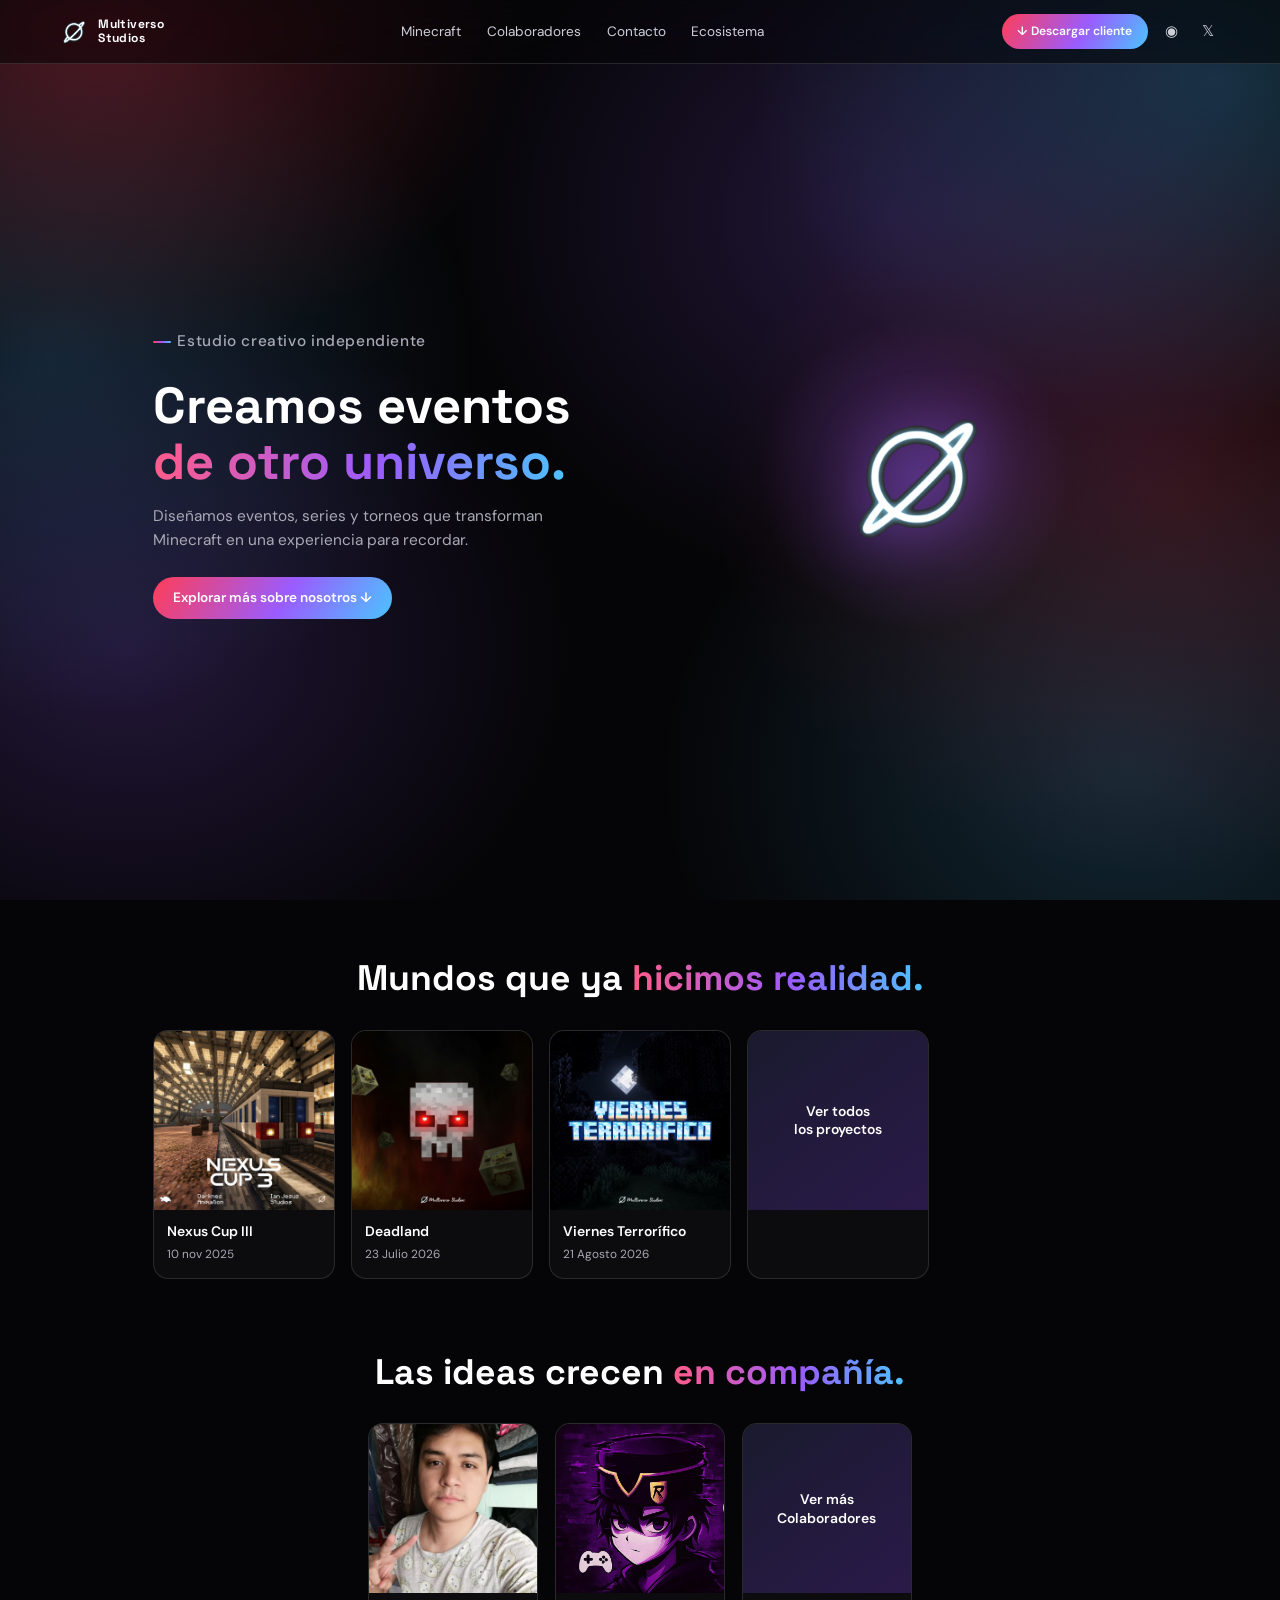
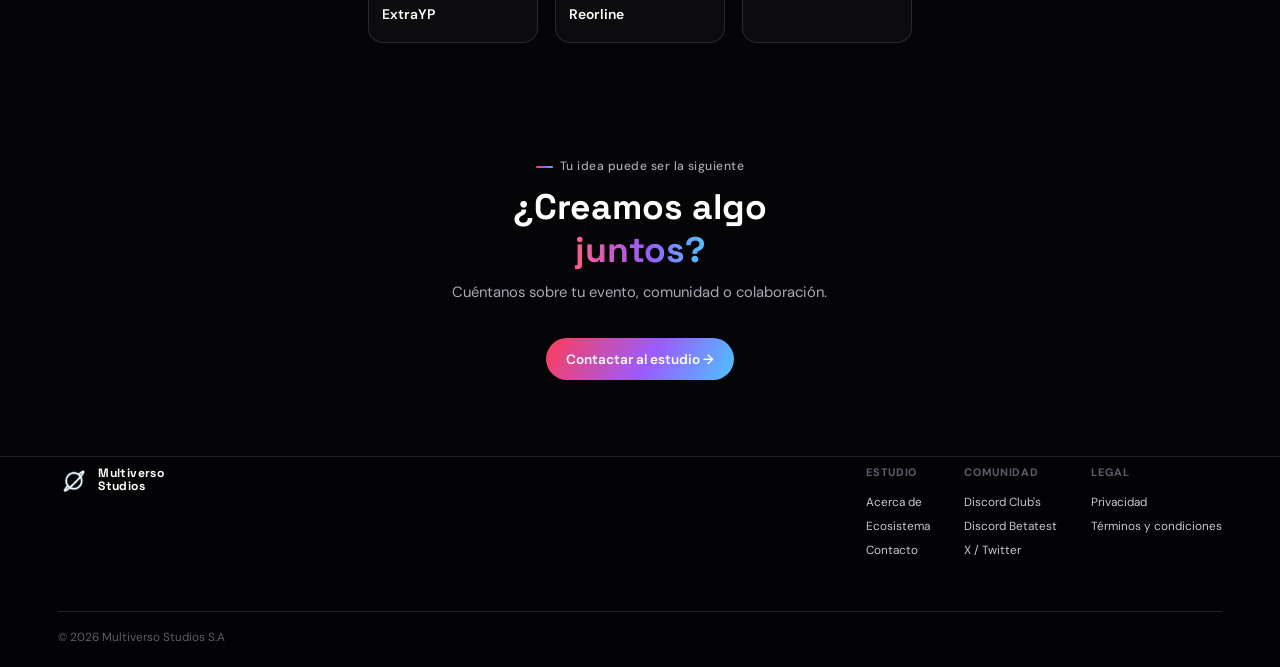
<file: index.html>
<!DOCTYPE html>
<html lang="es">
<head>
  <meta name="google-site-verification" content="jRRRHvJ3o7L-u_-xq6dwjkdH-i5qH7d4ELMVAprtjss" />
  <meta charset="utf-8" />
  <meta name="viewport" content="width=device-width, initial-scale=1" />
  <meta name="description" content="Multiverso Studios crea eventos, series y experiencias en Minecraft." />
  <title>Multiverso Studios</title>
  <link rel="icon" type="image/png" href="imagenes/favicon.png" />
  <link rel="preconnect" href="https://fonts.googleapis.com" />
  <link rel="stylesheet" href="https://fonts.googleapis.com/css2?family=DM+Sans:wght@400;500;600;700&family=Space+Grotesk:wght@500;600;700&display=swap" />
  <link rel="stylesheet" href="style.css" />
</head>
<body>
  <div id="header"></div>

  <main>
    <!-- HERO -->
    <section class="hero">
      <div class="hero-copy reveal">
        <p class="kicker">Estudio creativo independiente</p>
        <h1>Creamos eventos<br><span class="gradient-text">de otro universo.</span></h1>
        <p>Diseñamos eventos, series y torneos que transforman Minecraft en una experiencia para recordar.</p>
        <a class="btn primary" href="acerca.html">Explorar más sobre nosotros ↓</a>
      </div>
      <div class="hero-visual reveal">
        <div class="planet">
          <img src="imagenes/logo.png" alt="Multiverso Studios" />
        </div>
      </div>
    </section>

    <!-- PROYECTOS DESTACADOS -->
    <section class="section">
      <h2 class="section-title reveal">Mundos que ya <span class="gradient-text">hicimos realidad.</span></h2>
      <div class="card-grid" style="margin-top:2rem">
        <a class="media-card reveal" href="minecraft.html">
          <img src="imagenes/nexus-cup-iii.png" alt="Nexus Cup III" />
          <div class="card-body">
            <h3>Nexus Cup III</h3>
            <p>10 nov 2025</p>
          </div>
        </a>
        <a class="media-card reveal" href="minecraft.html">
          <img src="imagenes/deadland.png" alt="Deadland" />
          <div class="card-body">
            <h3>Deadland</h3>
            <p>23 Julio 2026</p>
          </div>
        </a>
        <a class="media-card reveal" href="minecraft.html">
          <img src="imagenes/viernes-terrorifico.png" alt="Viernes Terrorífico" />
          <div class="card-body">
            <h3>Viernes Terrorífico</h3>
            <p>21 Agosto 2026</p>
          </div>
        </a>
        <a class="media-card reveal" href="minecraft.html">
          <div class="card-cta">Ver todos<br>los proyectos</div>
        </a>
      </div>
    </section>

    <!-- COLABORADORES -->
    <section class="section" style="padding-top:1rem">
      <h2 class="section-title reveal">Las ideas crecen <span class="gradient-text">en compañía.</span></h2>
      <div class="card-grid" style="margin-top:2rem;max-width:36rem;margin-left:auto;margin-right:auto">
        <a class="media-card reveal" href="colaboradores.html">
          <img src="imagenes/extrayp.png" alt="ExtraYP" />
          <div class="card-body">
            <h3>ExtraYP</h3>
          </div>
        </a>
        <a class="media-card reveal" href="colaboradores.html">
          <img src="imagenes/reorline.png" alt="Reorline" />
          <div class="card-body">
            <h3>Reorline</h3>
          </div>
        </a>
        <a class="media-card reveal" href="colaboradores.html">
          <div class="card-cta">Ver más<br>Colaboradores</div>
        </a>
      </div>
    </section>

    <!-- CTA -->
    <section class="section" style="text-align:center;padding-bottom:5rem">
      <p class="kicker reveal" style="justify-content:center">Tu idea puede ser la siguiente</p>
      <h2 class="section-title reveal">¿Creamos algo<br><span class="gradient-text">juntos?</span></h2>
      <p class="section-intro reveal">Cuéntanos sobre tu evento, comunidad o colaboración.</p>
      <a class="btn primary reveal" href="contacto.html">Contactar al estudio →</a>
    </section>
  </main>

  <div id="footer"></div>
  <script src="script.js"></script>
</body>
</html>
</file>
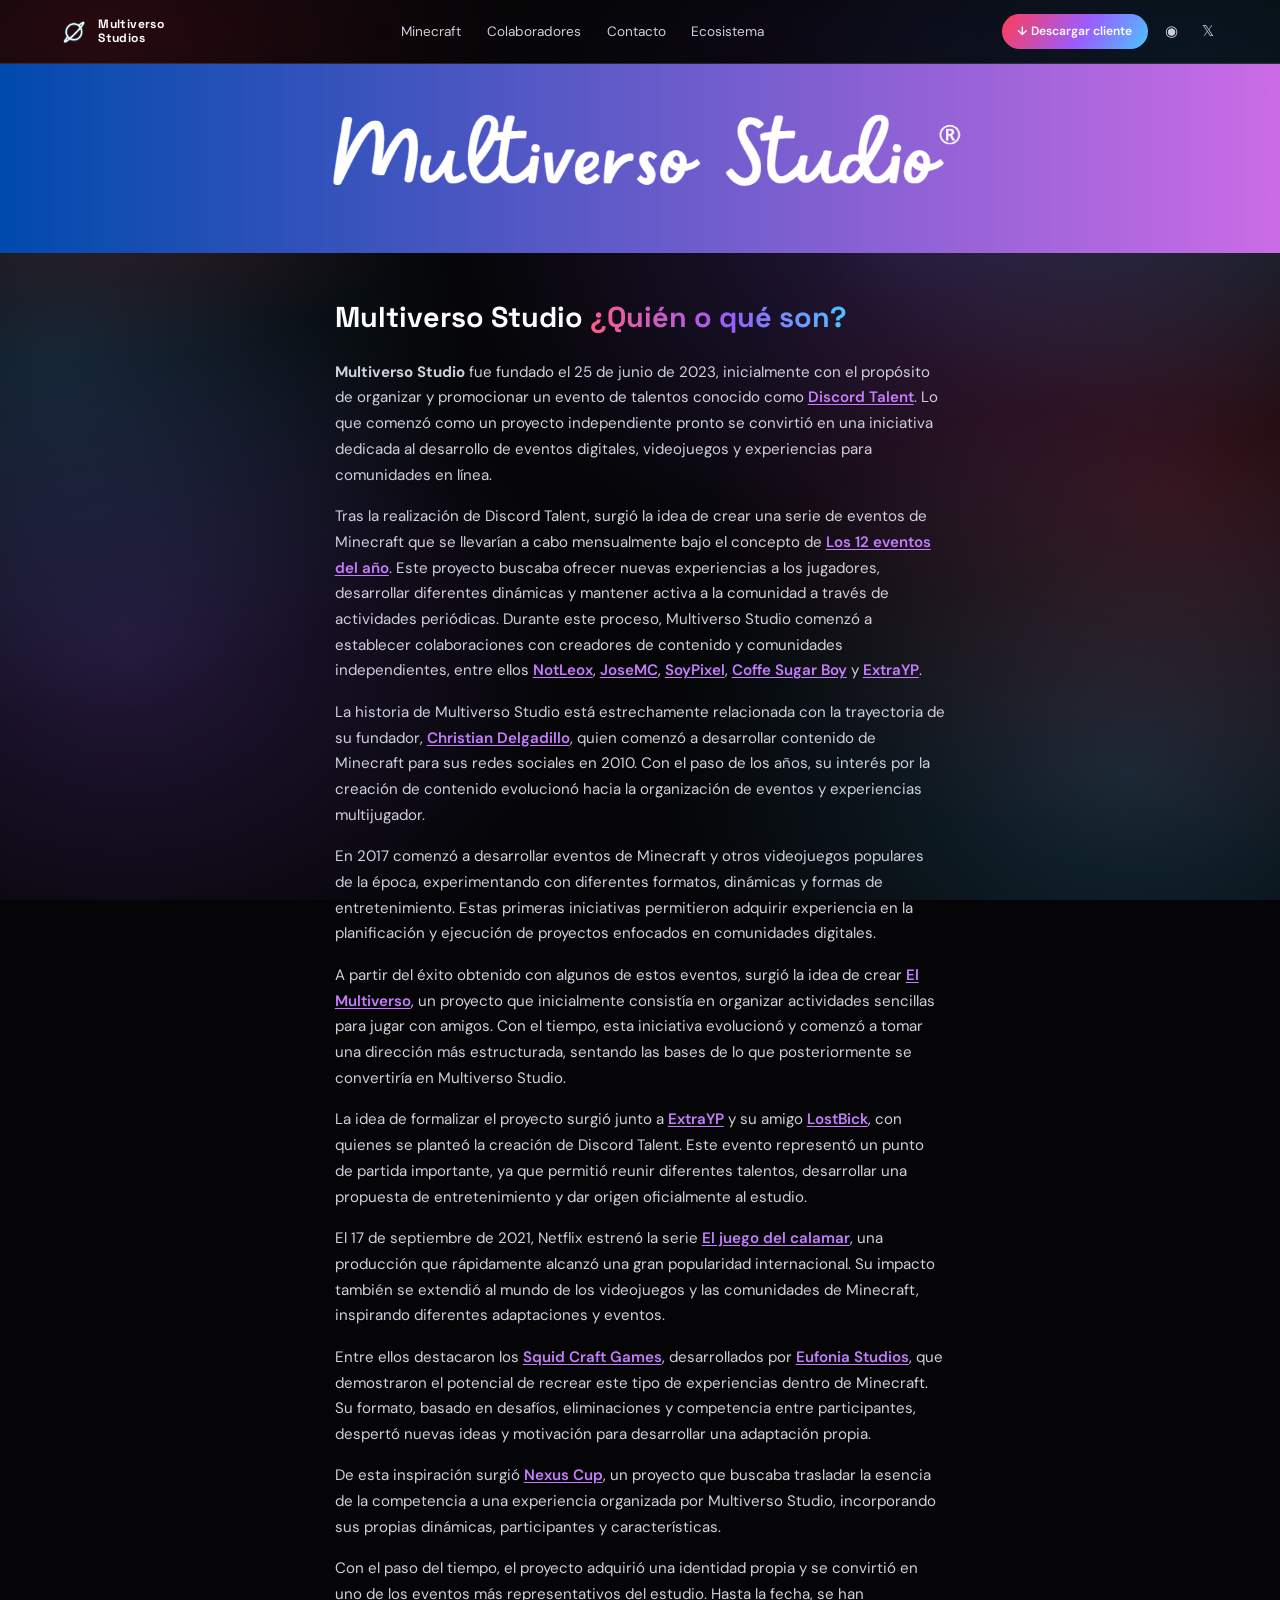
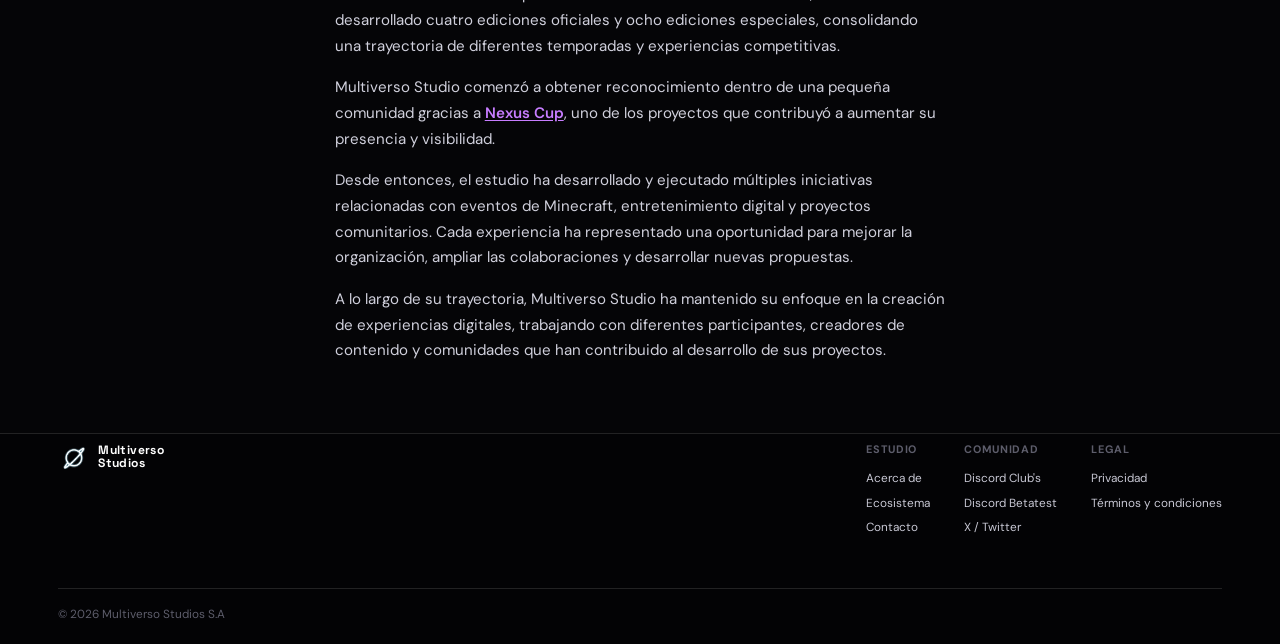
<file: acerca.html>
<!DOCTYPE html>
<html lang="es">
<head>
  <meta charset="utf-8" />
  <meta name="viewport" content="width=device-width, initial-scale=1" />
  <title>Acerca de — Multiverso Studios</title>
  <link rel="icon" type="image/png" href="imagenes/favicon.png" />
  <link rel="preconnect" href="https://fonts.googleapis.com" />
  <link rel="stylesheet" href="https://fonts.googleapis.com/css2?family=DM+Sans:wght@400;500;600;700&family=Space+Grotesk:wght@500;600;700&display=swap" />
  <link rel="stylesheet" href="style.css" />
</head>
<body>
  <div id="header"></div>

  <main>
    <img class="about-banner" src="imagenes/banner-acerca.png" alt="Multiverso Studio" />

    <div class="about-content">
      <h1 class="reveal">Multiverso Studio <span class="gradient-text">¿Quién o qué son?</span></h1>

      <p class="reveal">
        <strong>Multiverso Studio</strong> fue fundado el 25 de junio de 2023, inicialmente con el propósito de organizar y promocionar un evento de talentos conocido como
        <a class="highlight" href="minecraft.html">Discord Talent</a>.
        Lo que comenzó como un proyecto independiente pronto se convirtió en una iniciativa dedicada al desarrollo de eventos digitales, videojuegos y experiencias para comunidades en línea.
      </p>

      <p class="reveal">
        Tras la realización de Discord Talent, surgió la idea de crear una serie de eventos de Minecraft que se llevarían a cabo mensualmente bajo el concepto de
        <a class="highlight">Los 12 eventos del año</a>.
        Este proyecto buscaba ofrecer nuevas experiencias a los jugadores, desarrollar diferentes dinámicas y mantener activa a la comunidad a través de actividades periódicas.
        Durante este proceso, Multiverso Studio comenzó a establecer colaboraciones con creadores de contenido y comunidades independientes, entre ellos
        <a class="highlight">NotLeox</a>,
        <a class="highlight">JoseMC</a>,
        <a class="highlight">SoyPixel</a>,
        <a class="highlight" href="https://www.twitch.tv/coffe_sugar_boy">Coffe Sugar Boy</a> y
        <a class="highlight" href="colaboradores.html#extrayp">ExtraYP</a>.
      </p>

      <p class="reveal">
        La historia de Multiverso Studio está estrechamente relacionada con la trayectoria de su fundador,
        <a class="highlight" href="https://linktr.ee/christianby08">Christian Delgadillo</a>,
        quien comenzó a desarrollar contenido de Minecraft para sus redes sociales en 2010.
        Con el paso de los años, su interés por la creación de contenido evolucionó hacia la organización de eventos y experiencias multijugador.
      </p>

      <p class="reveal">
        En 2017 comenzó a desarrollar eventos de Minecraft y otros videojuegos populares de la época, experimentando con diferentes formatos, dinámicas y formas de entretenimiento.
        Estas primeras iniciativas permitieron adquirir experiencia en la planificación y ejecución de proyectos enfocados en comunidades digitales.
      </p>

      <p class="reveal">
        A partir del éxito obtenido con algunos de estos eventos, surgió la idea de crear
        <a class="highlight">El Multiverso</a>,
        un proyecto que inicialmente consistía en organizar actividades sencillas para jugar con amigos.
        Con el tiempo, esta iniciativa evolucionó y comenzó a tomar una dirección más estructurada, sentando las bases de lo que posteriormente se convertiría en Multiverso Studio.
      </p>

      <p class="reveal">
        La idea de formalizar el proyecto surgió junto a
        <a class="highlight">ExtraYP</a>
        y su amigo
        <a class="highlight">LostBick</a>,
        con quienes se planteó la creación de Discord Talent.
        Este evento representó un punto de partida importante, ya que permitió reunir diferentes talentos, desarrollar una propuesta de entretenimiento y dar origen oficialmente al estudio.
      </p>

      <p class="reveal">
        El 17 de septiembre de 2021, Netflix estrenó la serie
        <a class="highlight" href="https://www.netflix.com/mx/title/81040344?source=35&fromWatch=true">El juego del calamar</a>,
        una producción que rápidamente alcanzó una gran popularidad internacional.
        Su impacto también se extendió al mundo de los videojuegos y las comunidades de Minecraft, inspirando diferentes adaptaciones y eventos.
      </p>

      <p class="reveal">
        Entre ellos destacaron los
        <a class="highlight" href="https://eufonia.studio/minecraft/squid">Squid Craft Games</a>,
        desarrollados por
        <a class="highlight" href="https://eufonia.studio/">Eufonia Studios</a>,
        que demostraron el potencial de recrear este tipo de experiencias dentro de Minecraft.
        Su formato, basado en desafíos, eliminaciones y competencia entre participantes, despertó nuevas ideas y motivación para desarrollar una adaptación propia.
      </p>

      <p class="reveal">
        De esta inspiración surgió
        <a class="highlight" href="minecraft.html#nexus-cup-i">Nexus Cup</a>,
        un proyecto que buscaba trasladar la esencia de la competencia a una experiencia organizada por Multiverso Studio, incorporando sus propias dinámicas, participantes y características.
      </p>

      <p class="reveal">
        Con el paso del tiempo, el proyecto adquirió una identidad propia y se convirtió en uno de los eventos más representativos del estudio.
        Hasta la fecha, se han desarrollado cuatro ediciones oficiales y ocho ediciones especiales, consolidando una trayectoria de diferentes temporadas y experiencias competitivas.
      </p>

      <p class="reveal">
        Multiverso Studio comenzó a obtener reconocimiento dentro de una pequeña comunidad gracias a
        <a class="highlight">Nexus Cup</a>,
        uno de los proyectos que contribuyó a aumentar su presencia y visibilidad.
      </p>

      <p class="reveal">
        Desde entonces, el estudio ha desarrollado y ejecutado múltiples iniciativas relacionadas con eventos de Minecraft, entretenimiento digital y proyectos comunitarios.
        Cada experiencia ha representado una oportunidad para mejorar la organización, ampliar las colaboraciones y desarrollar nuevas propuestas.
      </p>

      <p class="reveal">
        A lo largo de su trayectoria, Multiverso Studio ha mantenido su enfoque en la creación de experiencias digitales, trabajando con diferentes participantes, creadores de contenido y comunidades que han contribuido al desarrollo de sus proyectos.
      </p>
    </div>
  </main>

  <div id="footer"></div>
  <script src="script.js"></script>
</body>
</html>
</file>
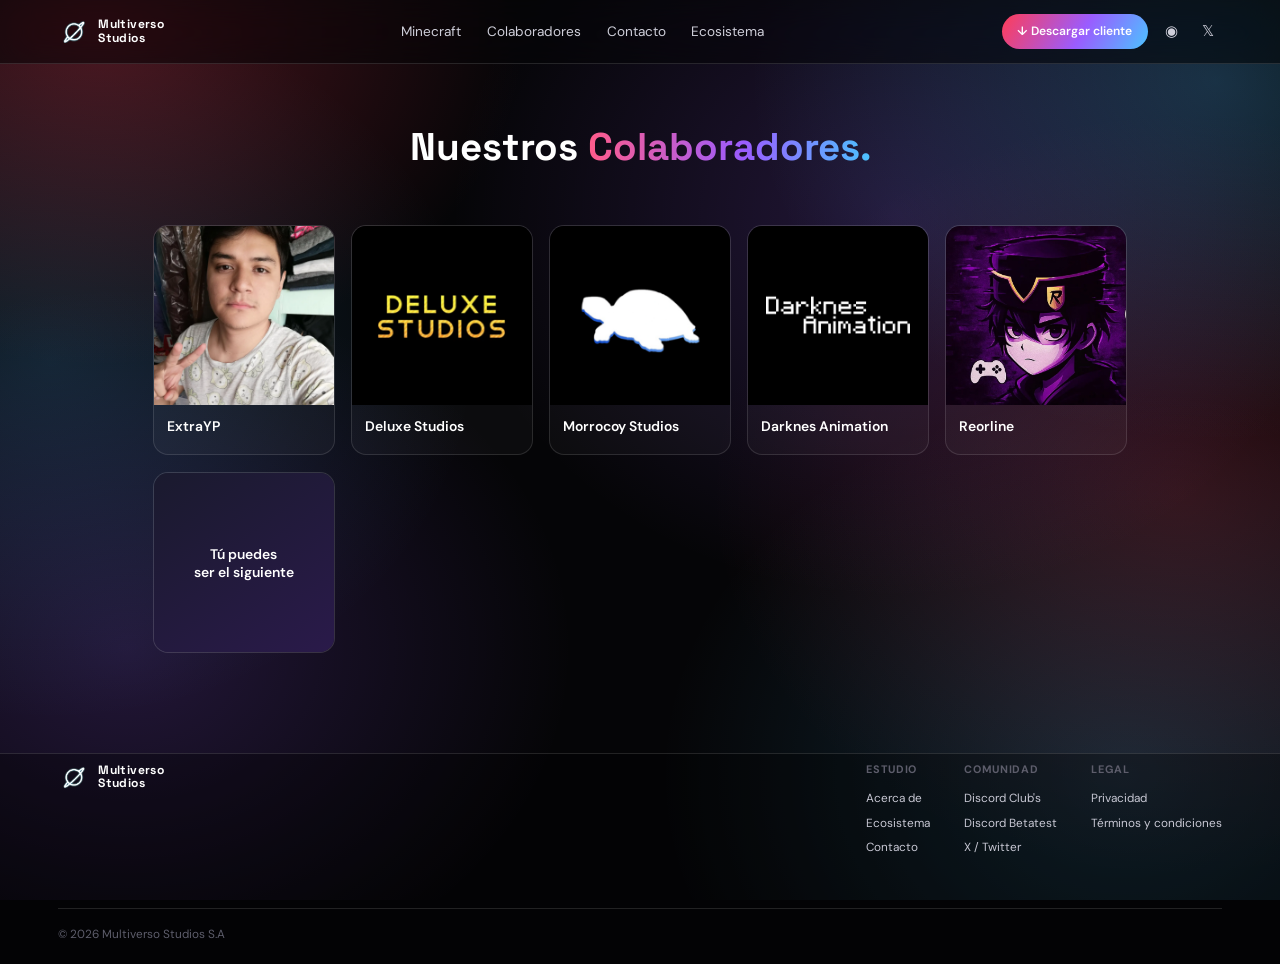
<file: colaboradores.html>
<!DOCTYPE html>
<html lang="es">
<head>
  <meta charset="utf-8" />
  <meta name="viewport" content="width=device-width, initial-scale=1" />
  <title>Colaboradores — Multiverso Studios</title>
  <link rel="icon" type="image/png" href="imagenes/favicon.png" />
  <link rel="preconnect" href="https://fonts.googleapis.com" />
  <link rel="stylesheet" href="https://fonts.googleapis.com/css2?family=DM+Sans:wght@400;500;600;700&family=Space+Grotesk:wght@500;600;700&display=swap" />
  <link rel="stylesheet" href="style.css" />
</head>
<body>
  <div id="header"></div>

  <main>
    <!-- GRID VIEW -->
    <div id="collab-grid" class="view active">
      <section class="page-hero">
        <h1 class="reveal">Nuestros <span class="gradient-text">Colaboradores.</span></h1>
      </section>

      <section class="section" style="padding-top:0.5rem">
        <div class="card-grid">
          <article class="media-card reveal" onclick="openCollaborator('extrayp')">
            <img src="imagenes/extrayp.png" alt="ExtraYP" />
            <div class="card-body"><h3>ExtraYP</h3></div>
          </article>
          <article class="media-card reveal" onclick="openCollaborator('deluxe')">
            <img src="imagenes/deluxe-studios.png" alt="Deluxe Studios" />
            <div class="card-body"><h3>Deluxe Studios</h3></div>
          </article>
          <article class="media-card reveal" onclick="openCollaborator('morrocoy')">
            <img src="imagenes/morrocoy-studios.png" alt="Morrocoy Studios" />
            <div class="card-body"><h3>Morrocoy Studios</h3></div>
          </article>
          <article class="media-card reveal" onclick="openCollaborator('darknes')">
            <img src="imagenes/darknes-animation.png" alt="Darknes Animation" />
            <div class="card-body"><h3>Darknes Animation</h3></div>
          </article>
          <article class="media-card reveal" onclick="openCollaborator('reorline')">
            <img src="imagenes/reorline.png" alt="Reorline" />
            <div class="card-body"><h3>Reorline</h3></div>
          </article>
          <a class="media-card reveal" href="contacto.html">
            <div class="card-cta">Tú puedes<br>ser el siguiente</div>
          </a>
        </div>
      </section>
    </div>

    <!-- DETAIL VIEW -->
    <div id="collab-detail" class="view">
      <div id="collab-detail-content"></div>
    </div>
  </main>

  <div id="footer"></div>
  <script src="script.js"></script>
</body>
</html>
</file>
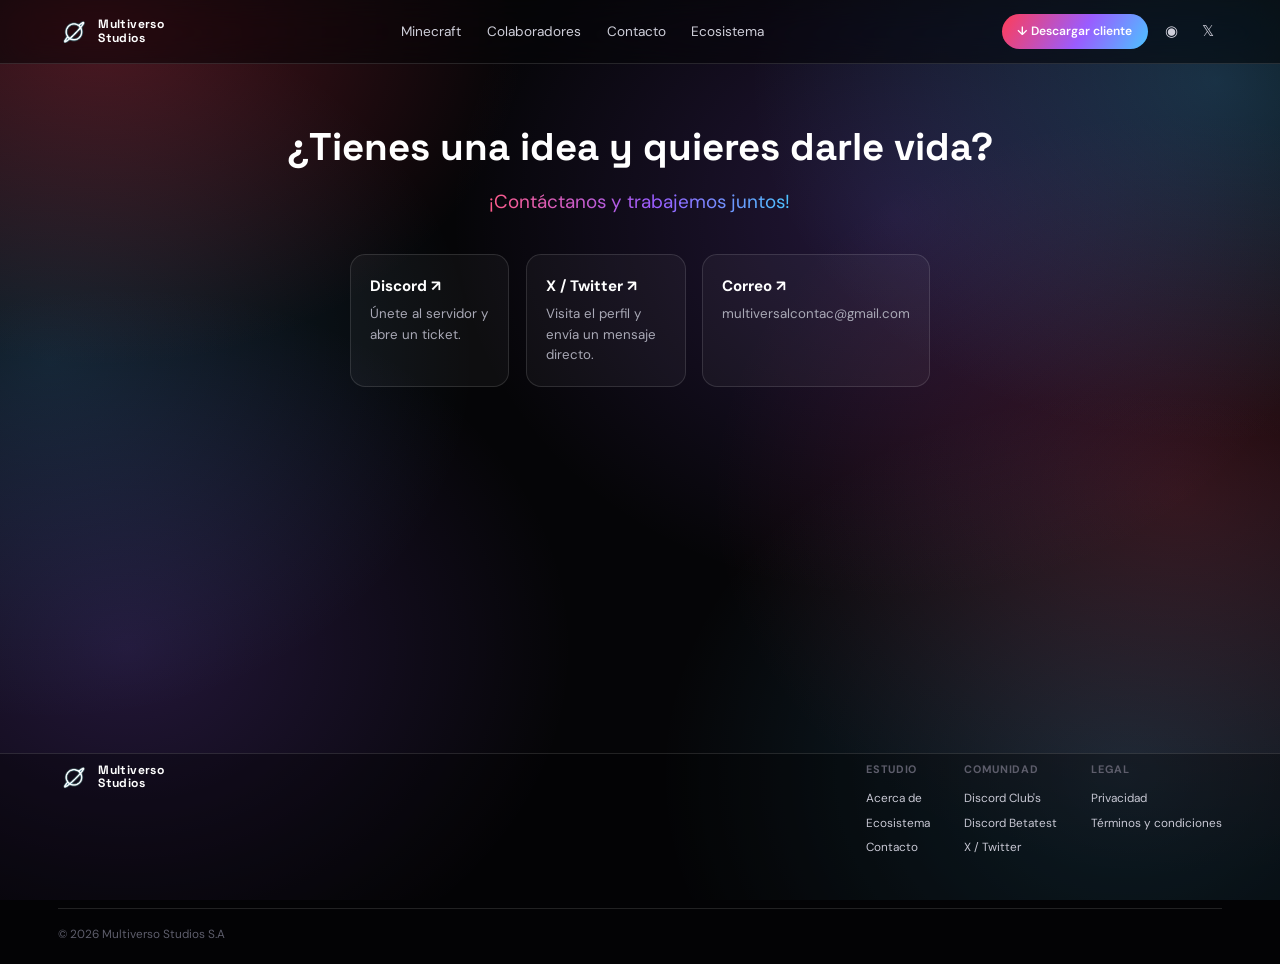
<file: contacto.html>
<!DOCTYPE html>
<html lang="es">
<head>
  <meta charset="utf-8" />
  <meta name="viewport" content="width=device-width, initial-scale=1" />
  <title>Contacto — Multiverso Studios</title>
  <link rel="icon" type="image/png" href="imagenes/favicon.png" />
  <link rel="preconnect" href="https://fonts.googleapis.com" />
  <link rel="stylesheet" href="https://fonts.googleapis.com/css2?family=DM+Sans:wght@400;500;600;700&family=Space+Grotesk:wght@500;600;700&display=swap" />
  <link rel="stylesheet" href="style.css" />
</head>
<body>
  <div id="header"></div>

  <main>
    <section class="page-hero" style="padding-bottom:2rem">
      <h1 class="reveal">¿Tienes una idea y quieres darle vida?</h1>
      <p class="reveal" style="font-size:1.25rem;margin-top:0.5rem">
        <span class="gradient-text">¡Contáctanos y trabajemos juntos!</span>
      </p>
    </section>

    <div class="contact-cards">
      <a class="contact-card reveal" href="https://discord.gg/pSgQZWjNen" target="_blank" rel="noopener">
        <h3>Discord ↗</h3>
        <p>Únete al servidor y abre un ticket.</p>
      </a>
      <a class="contact-card reveal" href="https://x.com/Multiverso_St" target="_blank" rel="noopener">
        <h3>X / Twitter ↗</h3>
        <p>Visita el perfil y envía un mensaje directo.</p>
      </a>
      <a class="contact-card reveal" href="mailto:multiversalcontac@gmail.com?subject=Contacto%20desde%20Multiverso%20Studios">
        <h3>Correo ↗</h3>
        <p>multiversalcontac@gmail.com</p>
      </a>
    </div>
  </main>

  <div id="footer"></div>
  <script src="script.js"></script>
</body>
</html>
</file>
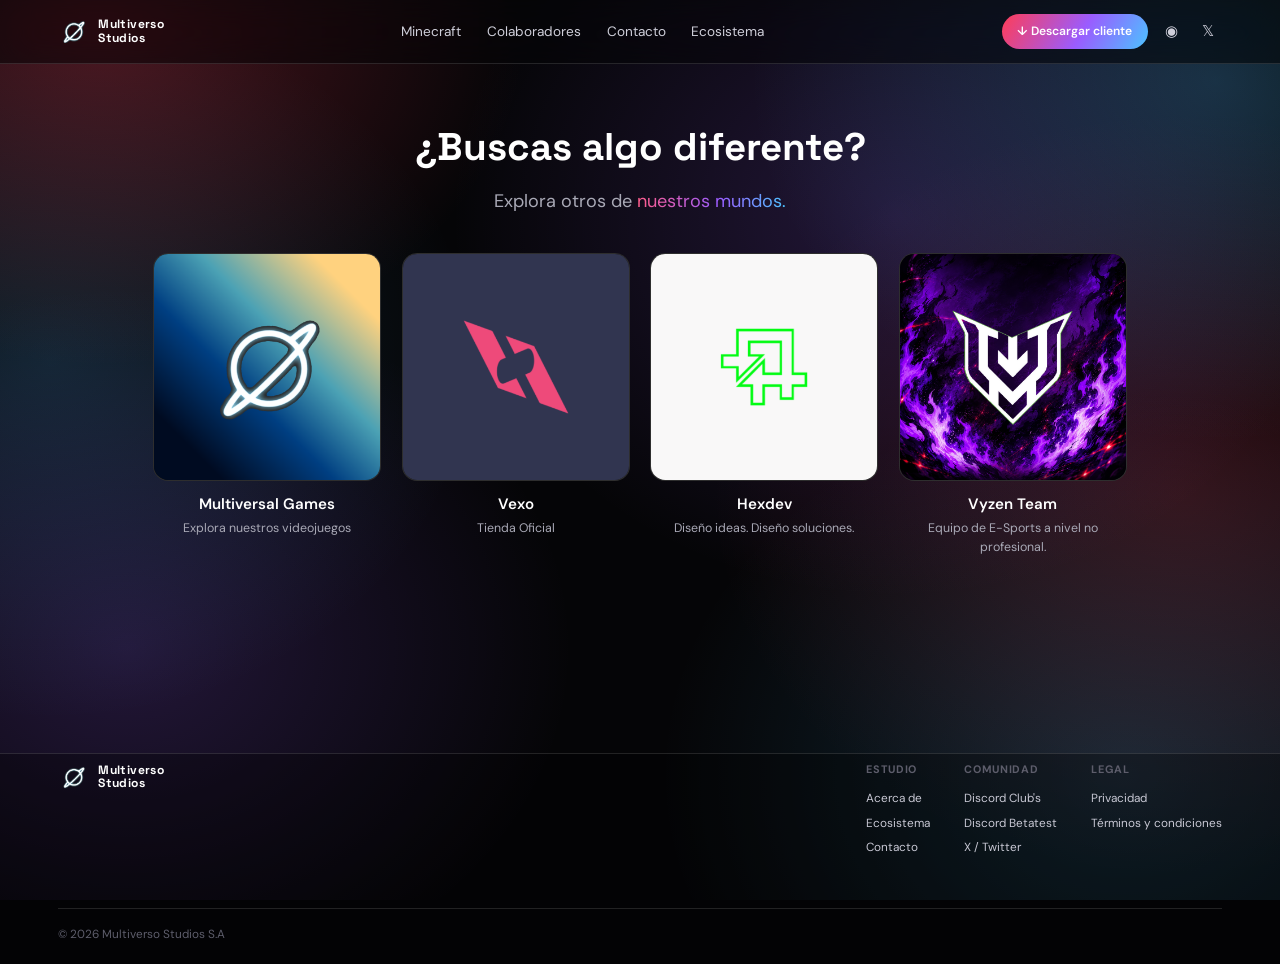
<file: ecosistema.html>
<!DOCTYPE html>
<html lang="es">
<head>
  <meta charset="utf-8" />
  <meta name="viewport" content="width=device-width, initial-scale=1" />
  <title>Ecosistema — Multiverso Studios</title>
  <link rel="icon" type="image/png" href="imagenes/favicon.png" />
  <link rel="preconnect" href="https://fonts.googleapis.com" />
  <link rel="stylesheet" href="https://fonts.googleapis.com/css2?family=DM+Sans:wght@400;500;600;700&family=Space+Grotesk:wght@500;600;700&display=swap" />
  <link rel="stylesheet" href="style.css" />
</head>
<body>
  <div id="header"></div>

  <main>
    <section class="page-hero">
      <h1 class="reveal">¿Buscas algo diferente?</h1>
      <p class="reveal" style="font-size:1.2rem;margin-top:0.4rem">
        Explora otros de <span class="gradient-text">nuestros mundos.</span>
      </p>
    </section>

    <!-- 
      ECOSISTEMA — Cada tarjeta abre un sitio externo diferente.
      Cambia solo el "href" de cada <a> por la URL real.
      Ejemplo: href="https://tudominio.com"
    -->
    <div class="eco-grid">
      <a class="eco-card reveal" href="https://christianby08.github.io/Multiversal-Games/" target="_blank" rel="noopener">
        <div class="cover">
          <img src="imagenes/Games.png" alt="Vexo" />
        </div>
        <h3>Multiversal Games</h3>
        <p>Explora nuestros videojuegos</p>      
      <a class="eco-card reveal" href="https://christianby08.github.io/Vexo-Store/" target="_blank" rel="noopener">
        <div class="cover">
          <img src="imagenes/Vexo.png" alt="Vexo" />
        </div>
        <h3>Vexo</h3>
        <p>Tienda Oficial</p>
      </a>
      <a class="eco-card reveal" href="https://christianby08.github.io/Hevdex/" target="_blank" rel="noopener">
        <div class="cover">
          <img src="imagenes/Codexa.png" alt="Codexa" />
        </div>
        <h3>Hexdev</h3>
        <p>Diseño ideas. Diseño soluciones.</p>
      </a>
      <a class="eco-card reveal" href="https://christianby08.github.io/Vyzen-Team/" target="_blank" rel="noopener">
        <div class="cover">
          <img src="imagenes/Vyzen.png" alt="Vyzen Team" style="object-fit:cover" />
        </div>
        <h3>Vyzen Team</h3>
        <p>Equipo de E-Sports a nivel no profesional.</p>
      </a>
    </div>
  </main>

  <div id="footer"></div>
  <script src="script.js"></script>
</body>
</html>
</file>
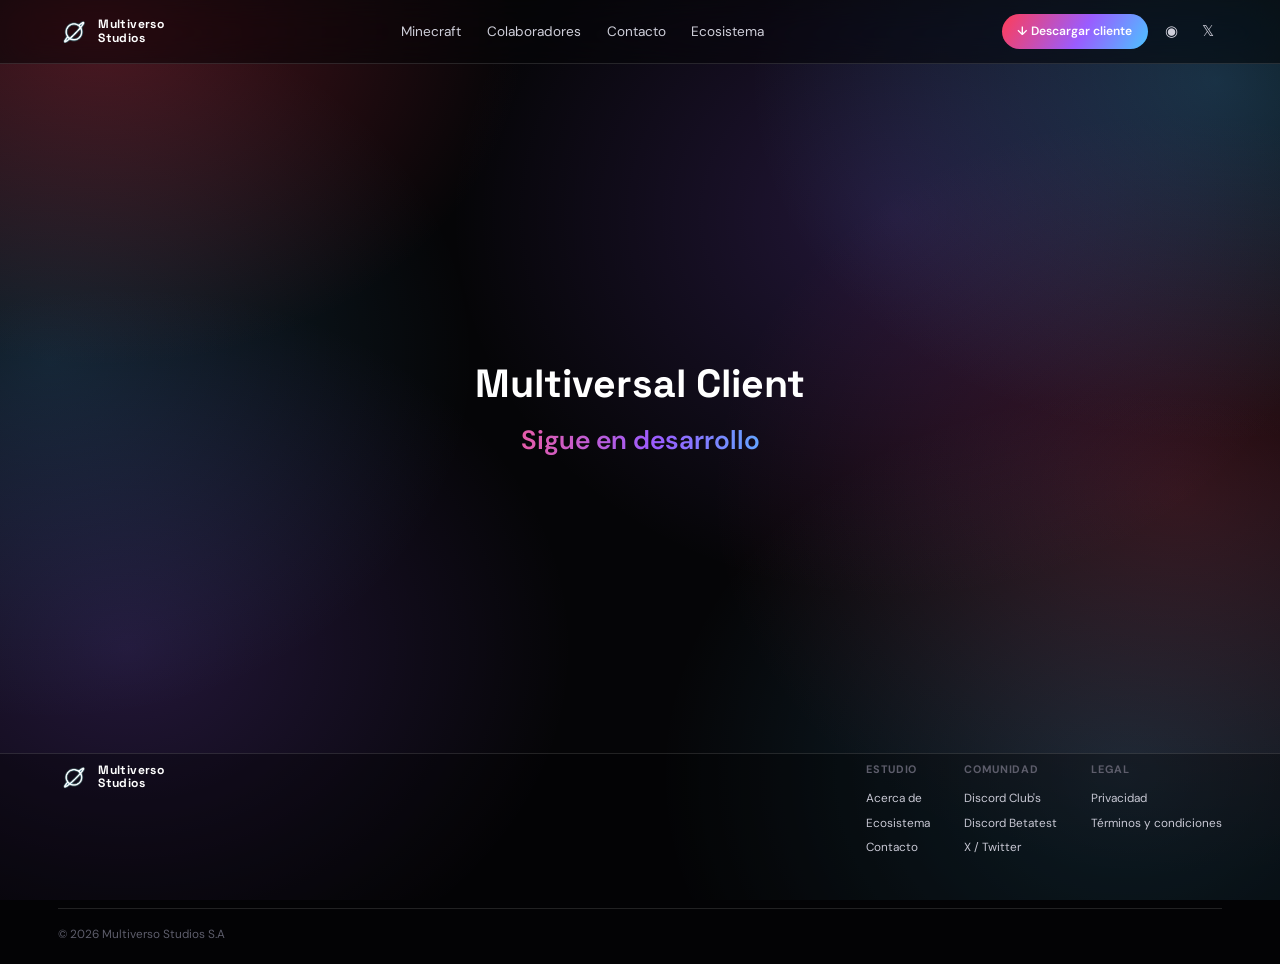
<file: launcher.html>
<!DOCTYPE html>
<html lang="es">
<head>
  <meta charset="utf-8" />
  <meta name="viewport" content="width=device-width, initial-scale=1" />
  <title>Multiversal Client — Multiverso Studios</title>
  <link rel="icon" type="image/png" href="imagenes/favicon.png" />
  <link rel="preconnect" href="https://fonts.googleapis.com" />
  <link rel="stylesheet" href="https://fonts.googleapis.com/css2?family=DM+Sans:wght@400;500;600;700&family=Space+Grotesk:wght@500;600;700&display=swap" />
  <link rel="stylesheet" href="style.css" />
</head>
<body>
  <div id="header"></div>

  <main>
    <section class="launcher-hero">
      <div>
        <h1 class="reveal">Multiversal Client</h1>
        <p class="status reveal">Sigue en desarrollo</p>
      </div>
    </section>
  </main>

  <div id="footer"></div>
  <script src="script.js"></script>
</body>
</html>
</file>
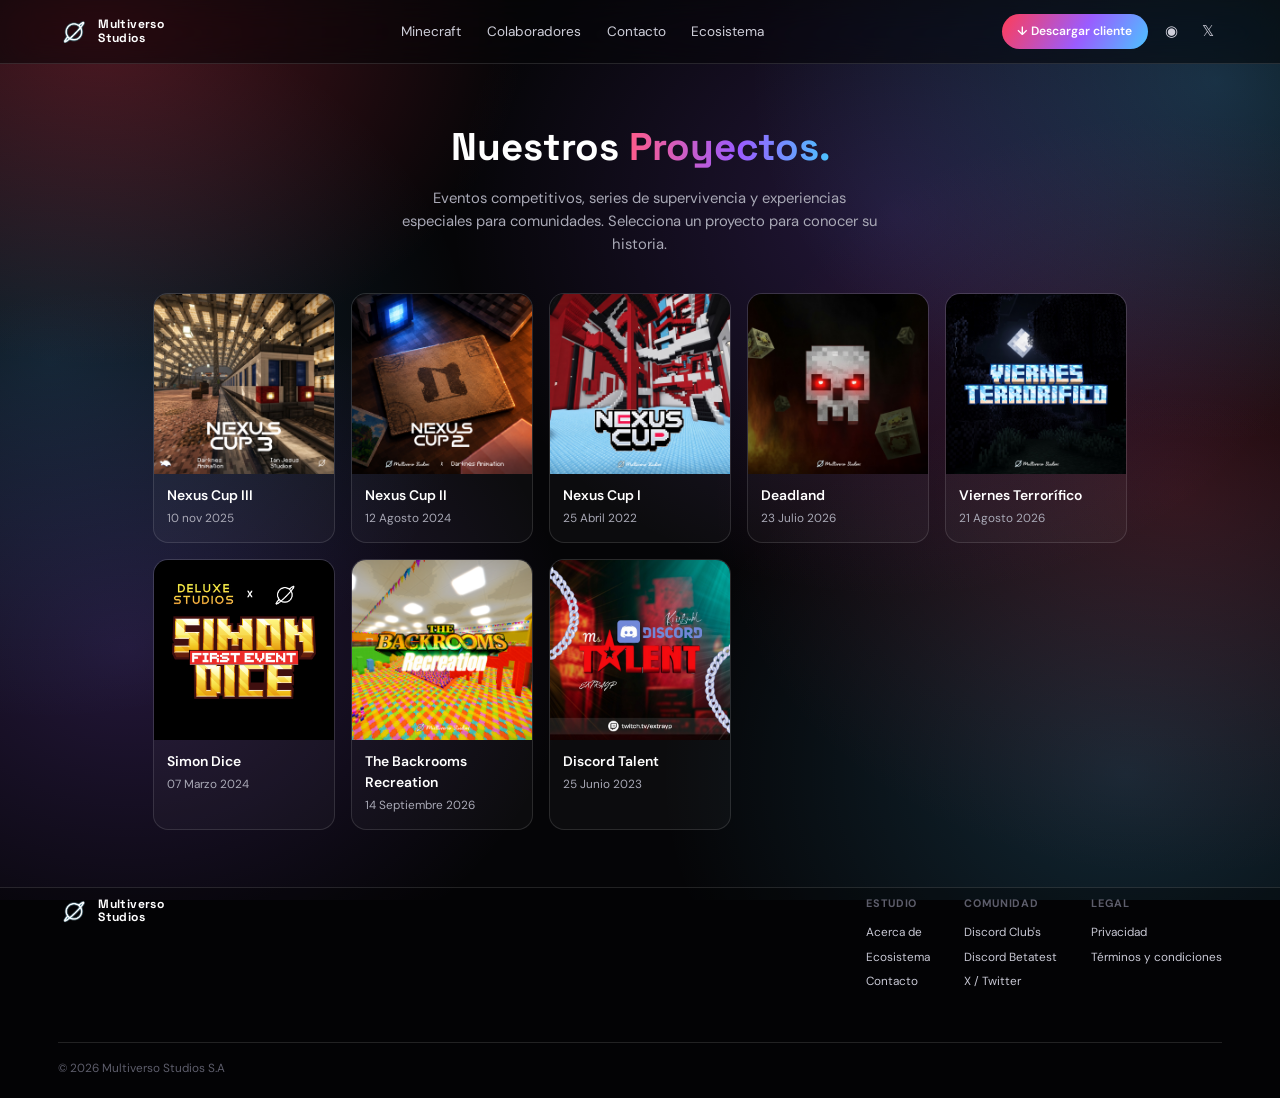
<file: minecraft.html>
<!DOCTYPE html>
<html lang="es">
<head>
  <meta charset="utf-8" />
  <meta name="viewport" content="width=device-width, initial-scale=1" />
  <title>Minecraft — Multiverso Studios</title>
  <link rel="icon" type="image/png" href="imagenes/favicon.png" />
  <link rel="preconnect" href="https://fonts.googleapis.com" />
  <link rel="stylesheet" href="https://fonts.googleapis.com/css2?family=DM+Sans:wght@400;500;600;700&family=Space+Grotesk:wght@500;600;700&display=swap" />
  <link rel="stylesheet" href="style.css" />
</head>
<body>
  <div id="header"></div>

  <main>
    <!-- GRID VIEW -->
    <div id="projects-grid" class="view active">
      <section class="page-hero">
        <h1 class="reveal">Nuestros <span class="gradient-text">Proyectos.</span></h1>
        <p class="reveal">Eventos competitivos, series de supervivencia y experiencias especiales para comunidades. Selecciona un proyecto para conocer su historia.</p>
      </section>

      <section class="section" style="padding-top:0.5rem">
        <div class="card-grid">
          <article class="media-card reveal" onclick="openProject('nexus-cup-iii')">
            <img src="imagenes/nexus-cup-iii.png" alt="Nexus Cup III" />
            <div class="card-body">
              <h3>Nexus Cup III</h3>
              <p>10 nov 2025</p>
            </div>
          </article>
          <article class="media-card reveal" onclick="openProject('nexus-cup-ii')">
            <img src="imagenes/nexus-cup-ii.png" alt="Nexus Cup II" />
            <div class="card-body">
              <h3>Nexus Cup II</h3>
              <p>12 Agosto 2024</p>
            </div>
          </article>
          <article class="media-card reveal" onclick="openProject('nexus-cup-i')">
            <img src="imagenes/nexus-cup-i.png" alt="Nexus Cup I" />
            <div class="card-body">
              <h3>Nexus Cup I</h3>
              <p>25 Abril 2022</p>
            </div>
          </article>
          <article class="media-card reveal" onclick="openProject('deadland')">
            <img src="imagenes/deadland.png" alt="Deadland" />
            <div class="card-body">
              <h3>Deadland</h3>
              <p>23 Julio 2026</p>
            </div>
          </article>
          <article class="media-card reveal" onclick="openProject('viernes-terrorifico')">
            <img src="imagenes/viernes-terrorifico.png" alt="Viernes Terrorífico" />
            <div class="card-body">
              <h3>Viernes Terrorífico</h3>
              <p>21 Agosto 2026</p>
            </div>
          </article>
          <article class="media-card reveal" onclick="openProject('simon-dice')">
            <img src="imagenes/simon-dice.png" alt="Simon Dice" />
            <div class="card-body">
              <h3>Simon Dice</h3>
              <p>07 Marzo 2024</p>
            </div>
          </article>
          <article class="media-card reveal" onclick="openProject('backrooms')">
            <img src="imagenes/backrooms.png" alt="The Backrooms Recreation" />
            <div class="card-body">
              <h3>The Backrooms Recreation</h3>
              <p>14 Septiembre 2026</p>
            </div>
          </article>
          <article class="media-card reveal" onclick="openProject('discord-talent')">
            <img src="imagenes/discord-talent.jpg" alt="Discord Talent" />
            <div class="card-body">
              <h3>Discord Talent</h3>
              <p>25 Junio 2023</p>
            </div>
          </article>
        </div>
      </section>
    </div>

    <!-- DETAIL VIEW -->
    <div id="project-detail" class="view">
      <div id="project-detail-content"></div>
    </div>
  </main>

  <div id="footer"></div>
  <script src="script.js"></script>
</body>
</html>
</file>
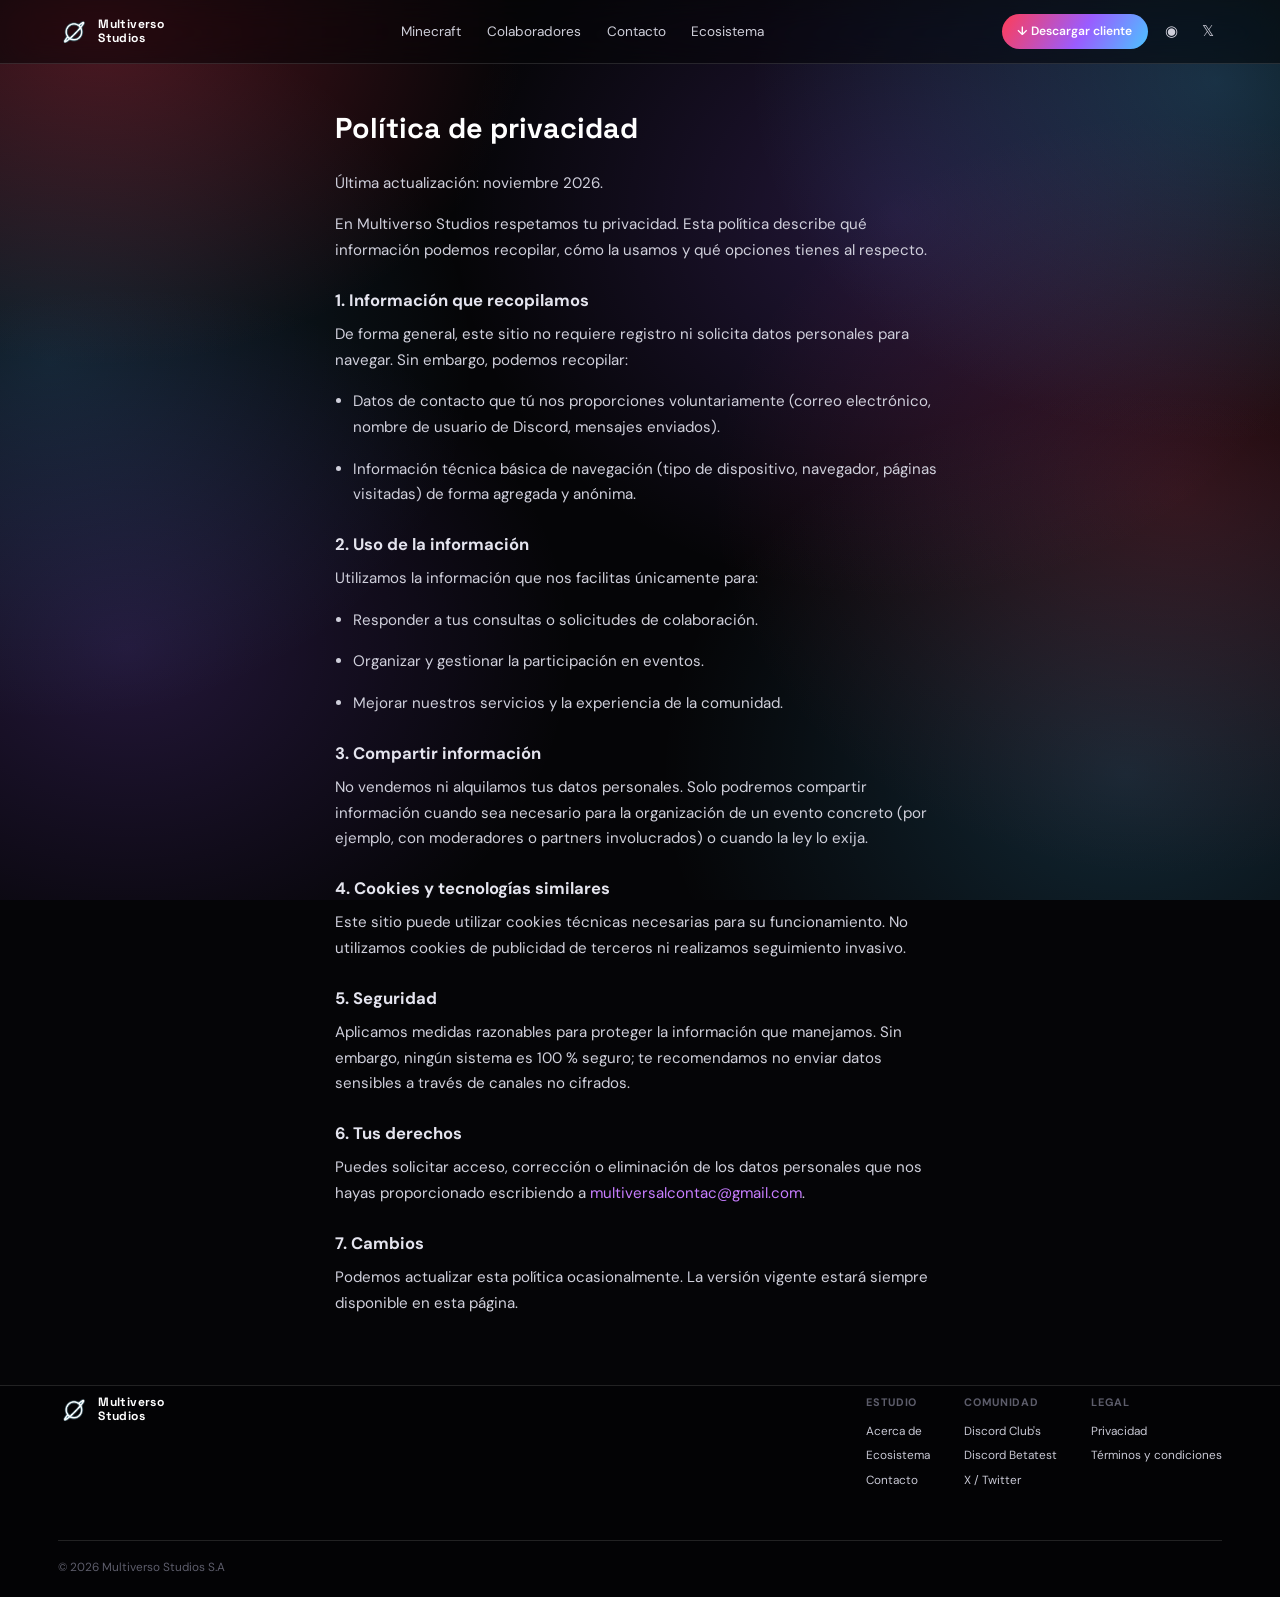
<file: privacidad.html>
<!DOCTYPE html>
<html lang="es">
<head>
  <meta charset="utf-8" />
  <meta name="viewport" content="width=device-width, initial-scale=1" />
  <title>Privacidad — Multiverso Studios</title>
  <link rel="icon" type="image/png" href="imagenes/favicon.png" />
  <link rel="preconnect" href="https://fonts.googleapis.com" />
  <link rel="stylesheet" href="https://fonts.googleapis.com/css2?family=DM+Sans:wght@400;500;600;700&family=Space+Grotesk:wght@500;600;700&display=swap" />
  <link rel="stylesheet" href="style.css" />
</head>
<body>
  <div id="header"></div>

  <main>
    <div class="legal-content">
      <h1>Política de privacidad</h1>
      <p>Última actualización: noviembre 2026.</p>

      <p>
        En Multiverso Studios respetamos tu privacidad. Esta política describe qué información podemos recopilar, cómo la usamos y qué opciones tienes al respecto.
      </p>

      <h2>1. Información que recopilamos</h2>
      <p>
        De forma general, este sitio no requiere registro ni solicita datos personales para navegar. Sin embargo, podemos recopilar:
      </p>
      <ul>
        <li>Datos de contacto que tú nos proporciones voluntariamente (correo electrónico, nombre de usuario de Discord, mensajes enviados).</li>
        <li>Información técnica básica de navegación (tipo de dispositivo, navegador, páginas visitadas) de forma agregada y anónima.</li>
      </ul>

      <h2>2. Uso de la información</h2>
      <p>
        Utilizamos la información que nos facilitas únicamente para:
      </p>
      <ul>
        <li>Responder a tus consultas o solicitudes de colaboración.</li>
        <li>Organizar y gestionar la participación en eventos.</li>
        <li>Mejorar nuestros servicios y la experiencia de la comunidad.</li>
      </ul>

      <h2>3. Compartir información</h2>
      <p>
        No vendemos ni alquilamos tus datos personales. Solo podremos compartir información cuando sea necesario para la organización de un evento concreto (por ejemplo, con moderadores o partners involucrados) o cuando la ley lo exija.
      </p>

      <h2>4. Cookies y tecnologías similares</h2>
      <p>
        Este sitio puede utilizar cookies técnicas necesarias para su funcionamiento. No utilizamos cookies de publicidad de terceros ni realizamos seguimiento invasivo.
      </p>

      <h2>5. Seguridad</h2>
      <p>
        Aplicamos medidas razonables para proteger la información que manejamos. Sin embargo, ningún sistema es 100 % seguro; te recomendamos no enviar datos sensibles a través de canales no cifrados.
      </p>

      <h2>6. Tus derechos</h2>
      <p>
        Puedes solicitar acceso, corrección o eliminación de los datos personales que nos hayas proporcionado escribiendo a
        <a href="mailto:multiversalcontac@gmail.com" style="color:#c77dff">multiversalcontac@gmail.com</a>.
      </p>

      <h2>7. Cambios</h2>
      <p>
        Podemos actualizar esta política ocasionalmente. La versión vigente estará siempre disponible en esta página.
      </p>
    </div>
  </main>

  <div id="footer"></div>
  <script src="script.js"></script>
</body>
</html>
</file>
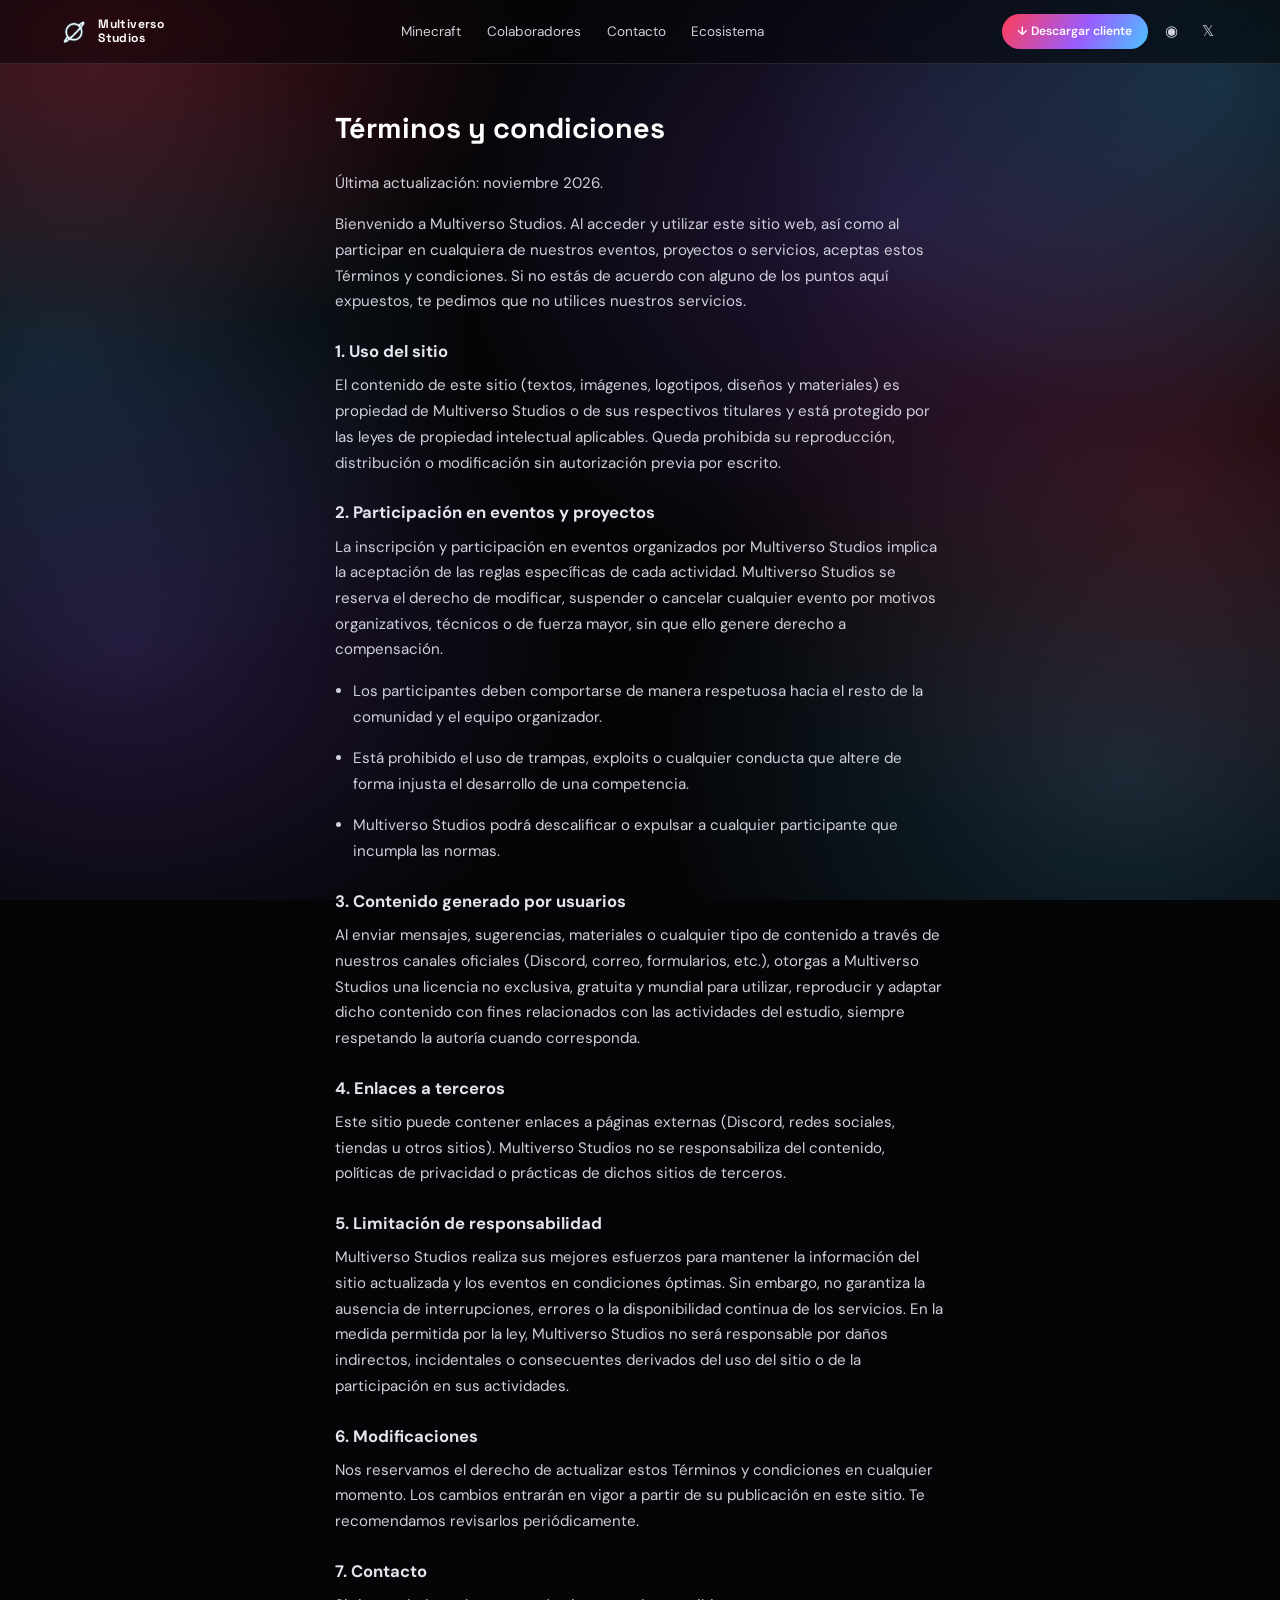
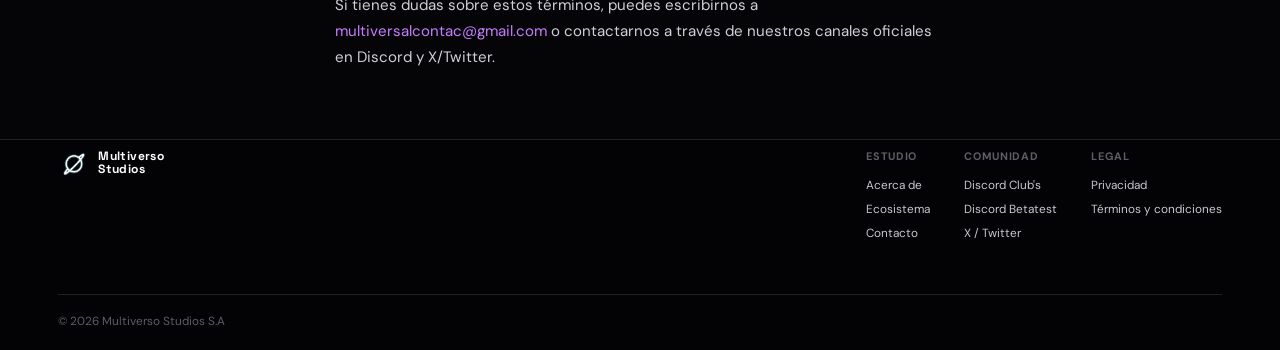
<file: terminos.html>
<!DOCTYPE html>
<html lang="es">
<head>
  <meta charset="utf-8" />
  <meta name="viewport" content="width=device-width, initial-scale=1" />
  <title>Términos y condiciones — Multiverso Studios</title>
  <link rel="icon" type="image/png" href="imagenes/favicon.png" />
  <link rel="preconnect" href="https://fonts.googleapis.com" />
  <link rel="stylesheet" href="https://fonts.googleapis.com/css2?family=DM+Sans:wght@400;500;600;700&family=Space+Grotesk:wght@500;600;700&display=swap" />
  <link rel="stylesheet" href="style.css" />
</head>
<body>
  <div id="header"></div>

  <main>
    <div class="legal-content">
      <h1>Términos y condiciones</h1>
      <p>Última actualización: noviembre 2026.</p>

      <p>
        Bienvenido a Multiverso Studios. Al acceder y utilizar este sitio web, así como al participar en cualquiera de nuestros eventos, proyectos o servicios, aceptas estos Términos y condiciones. Si no estás de acuerdo con alguno de los puntos aquí expuestos, te pedimos que no utilices nuestros servicios.
      </p>

      <h2>1. Uso del sitio</h2>
      <p>
        El contenido de este sitio (textos, imágenes, logotipos, diseños y materiales) es propiedad de Multiverso Studios o de sus respectivos titulares y está protegido por las leyes de propiedad intelectual aplicables. Queda prohibida su reproducción, distribución o modificación sin autorización previa por escrito.
      </p>

      <h2>2. Participación en eventos y proyectos</h2>
      <p>
        La inscripción y participación en eventos organizados por Multiverso Studios implica la aceptación de las reglas específicas de cada actividad. Multiverso Studios se reserva el derecho de modificar, suspender o cancelar cualquier evento por motivos organizativos, técnicos o de fuerza mayor, sin que ello genere derecho a compensación.
      </p>
      <ul>
        <li>Los participantes deben comportarse de manera respetuosa hacia el resto de la comunidad y el equipo organizador.</li>
        <li>Está prohibido el uso de trampas, exploits o cualquier conducta que altere de forma injusta el desarrollo de una competencia.</li>
        <li>Multiverso Studios podrá descalificar o expulsar a cualquier participante que incumpla las normas.</li>
      </ul>

      <h2>3. Contenido generado por usuarios</h2>
      <p>
        Al enviar mensajes, sugerencias, materiales o cualquier tipo de contenido a través de nuestros canales oficiales (Discord, correo, formularios, etc.), otorgas a Multiverso Studios una licencia no exclusiva, gratuita y mundial para utilizar, reproducir y adaptar dicho contenido con fines relacionados con las actividades del estudio, siempre respetando la autoría cuando corresponda.
      </p>

      <h2>4. Enlaces a terceros</h2>
      <p>
        Este sitio puede contener enlaces a páginas externas (Discord, redes sociales, tiendas u otros sitios). Multiverso Studios no se responsabiliza del contenido, políticas de privacidad o prácticas de dichos sitios de terceros.
      </p>

      <h2>5. Limitación de responsabilidad</h2>
      <p>
        Multiverso Studios realiza sus mejores esfuerzos para mantener la información del sitio actualizada y los eventos en condiciones óptimas. Sin embargo, no garantiza la ausencia de interrupciones, errores o la disponibilidad continua de los servicios. En la medida permitida por la ley, Multiverso Studios no será responsable por daños indirectos, incidentales o consecuentes derivados del uso del sitio o de la participación en sus actividades.
      </p>

      <h2>6. Modificaciones</h2>
      <p>
        Nos reservamos el derecho de actualizar estos Términos y condiciones en cualquier momento. Los cambios entrarán en vigor a partir de su publicación en este sitio. Te recomendamos revisarlos periódicamente.
      </p>

      <h2>7. Contacto</h2>
      <p>
        Si tienes dudas sobre estos términos, puedes escribirnos a
        <a href="mailto:multiversalcontac@gmail.com" style="color:#c77dff">multiversalcontac@gmail.com</a>
        o contactarnos a través de nuestros canales oficiales en Discord y X/Twitter.
      </p>
    </div>
  </main>

  <div id="footer"></div>
  <script src="script.js"></script>
</body>
</html>
</file>
<file: style.css>
/* ==========================================================
   MULTIVERSO STUDIOS — estilo fluido
   - Todo el tamaño está en rem y clamp(): al hacer zoom o cambiar
     el tamaño de la ventana el contenido se reacomoda y escala.
   - Organización y escritura cercanas al Pre Web.
   - Colores y layout alineados al UI-UX.
   ========================================================== */
:root {
  --black: #050507;
  --ink: #0b0b10;
  --white: #ffffff;
  --red: #ff3d57;
  --sky: #4cc3ff;
  --purple: #9a5cff;
  --pink: #ff5c8a;
  --muted: #a9a9b6;
  --muted-dark: #5d5d6b;
  --line: rgba(255, 255, 255, 0.12);
  --radius: 1rem;
  --pad: clamp(1.25rem, 4.5vw, 5rem);
  --max: 72rem;
  --max-text: 48rem;
  --gradient: linear-gradient(120deg, var(--red), var(--purple) 55%, var(--sky));
  --gradient-text: linear-gradient(90deg, #ff5c8a, #9a5cff 55%, #4cc3ff);
}

* { box-sizing: border-box; margin: 0; padding: 0; }

html {
  /* 1rem crece suavemente: al hacer zoom del navegador Y al cambiar
     el ancho de la ventana todo se escala de forma proporcional */
  font-size: clamp(13px, 0.4vw + 10px, 16px);
  scroll-behavior: smooth;
  -webkit-text-size-adjust: 100%;
}

body {
  min-height: 100vh;
  color: var(--white);
  font-family: "DM Sans", Arial, sans-serif;
  line-height: 1.55;
  overflow-x: hidden;
  background-color: var(--black);
  background-image:
    radial-gradient(40rem 32rem at 8% 3%, rgba(255, 61, 87, 0.28), transparent 70%),
    radial-gradient(44rem 34rem at 95% 9%, rgba(76, 195, 255, 0.22), transparent 70%),
    radial-gradient(42rem 36rem at 70% 24%, rgba(154, 92, 255, 0.2), transparent 70%),
    radial-gradient(40rem 34rem at 4% 40%, rgba(76, 195, 255, 0.16), transparent 70%),
    radial-gradient(44rem 36rem at 92% 55%, rgba(255, 61, 87, 0.18), transparent 70%),
    radial-gradient(42rem 34rem at 10% 72%, rgba(154, 92, 255, 0.2), transparent 70%),
    radial-gradient(44rem 36rem at 88% 86%, rgba(76, 195, 255, 0.18), transparent 70%);
  background-repeat: no-repeat;
  background-attachment: fixed;
}

a { color: inherit; text-decoration: none; }
img { display: block; max-width: 100%; height: auto; }
button { font: inherit; border: none; background: none; cursor: pointer; color: inherit; }
:focus-visible { outline: 0.15rem solid var(--sky); outline-offset: 0.2rem; }

/* ---------- Tipografía ---------- */
.gradient-text {
  background: var(--gradient-text);
  -webkit-background-clip: text;
  background-clip: text;
  color: transparent;
}
.kicker {
  font-size: 0.8rem;
  font-weight: 500;
  letter-spacing: 0.04em;
  color: var(--muted);
  margin-bottom: 0.7rem;
}
.kicker::before {
  content: "";
  display: inline-block;
  width: 1.15rem;
  height: 2px;
  background: var(--gradient);
  vertical-align: middle;
  margin-right: 0.45rem;
  border-radius: 2px;
}

/* ---------- Encabezado ---------- */
.site-header {
  position: sticky;
  top: 0;
  z-index: 50;
  display: grid;
  grid-template-columns: auto 1fr auto;
  align-items: center;
  gap: clamp(0.8rem, 2vw, 2rem);
  min-height: 4.25rem;
  padding: 0.45rem var(--pad);
  background: rgba(5, 5, 7, 0.6);
  backdrop-filter: blur(1.2rem) saturate(1.4);
  -webkit-backdrop-filter: blur(1.2rem) saturate(1.4);
  border-bottom: 1px solid var(--line);
}
.brand {
  display: flex;
  align-items: center;
  gap: 0.6rem;
  font: 700 0.8rem/1.1 "Space Grotesk", sans-serif;
  letter-spacing: 0.03em;
}
.brand img { width: 2.1rem; height: 2.1rem; object-fit: contain; }
nav {
  display: flex;
  justify-content: center;
  flex-wrap: wrap;
  gap: 0.35rem clamp(0.9rem, 2vw, 1.75rem);
}
nav a {
  color: #cfcfda;
  font-size: 0.9rem;
  padding: 0.3rem 0;
  border-bottom: 1px solid transparent;
  transition: color 0.2s, border-color 0.2s;
}
nav a:hover,
nav a.active { color: var(--white); border-color: var(--sky); }
.header-actions { display: flex; align-items: center; gap: 0.55rem; }
.download {
  padding: 0.55rem 1.05rem;
  border-radius: 99rem;
  background: var(--gradient);
  color: var(--white);
  font-size: 0.8rem;
  font-weight: 600;
  white-space: nowrap;
  transition: opacity 0.2s;
}
.download:hover { opacity: 0.9; }
.social {
  width: 1.9rem;
  text-align: center;
  color: #cfcfda;
  font-size: 1rem;
  transition: color 0.2s;
}
.social:hover { color: var(--white); }

/* Menú móvil */
.menu {
  display: none;
  width: 2.2rem;
  height: 2.2rem;
  place-items: center;
}
.menu i {
  display: block;
  width: 1.15rem;
  height: 2px;
  background: var(--white);
  border-radius: 1px;
}
.menu i + i { margin-top: 5px; }

/* ---------- Botones ---------- */
.btn {
  display: inline-flex;
  align-items: center;
  gap: 0.35rem;
  padding: 0.7rem 1.3rem;
  border-radius: 99rem;
  font-size: 0.9rem;
  font-weight: 600;
  transition: opacity 0.2s, transform 0.15s;
}
.btn.primary {
  background: var(--gradient);
  color: var(--white);
}
.btn.primary:hover { opacity: 0.92; transform: translateY(-1px); }

/* ---------- Layout general ---------- */
main { min-height: calc(100vh - 14rem); }
.section {
  padding: 3.75rem var(--pad);
  max-width: var(--max);
  margin: 0 auto;
}
.section-title {
  font-family: "Space Grotesk", sans-serif;
  font-size: clamp(1.65rem, 3.8vw, 2.35rem);
  font-weight: 700;
  line-height: 1.2;
  text-align: center;
  margin-bottom: 0.65rem;
}
.section-intro {
  text-align: center;
  color: var(--muted);
  max-width: 34rem;
  margin: 0 auto 2.25rem;
  font-size: 0.98rem;
}

/* ---------- Hero (Home) ---------- */
.hero {
  display: grid;
  grid-template-columns: 1.1fr 0.9fr;
  align-items: center;
  gap: 2rem;
  min-height: calc(100vh - 4.25rem);
  padding: 2.5rem var(--pad) 3.5rem;
  max-width: var(--max);
  margin: 0 auto;
}
.hero-copy { max-width: 30rem; }
.hero-copy h1 {
  font-family: "Space Grotesk", sans-serif;
  font-size: clamp(2.2rem, 5vw, 3.35rem);
  font-weight: 700;
  line-height: 1.1;
  margin-bottom: 1rem;
}
.hero-copy p {
  color: var(--muted);
  font-size: 1.02rem;
  margin-bottom: 1.6rem;
  max-width: 26rem;
}
.hero-visual {
  display: flex;
  justify-content: center;
  align-items: center;
}
.planet {
  width: min(16.5rem, 48vw);
  height: min(16.5rem, 48vw);
  border-radius: 50%;
  display: grid;
  place-items: center;
  position: relative;
}
.planet::before {
  content: "";
  position: absolute;
  inset: -18%;
  border-radius: 50%;
  background: radial-gradient(circle, rgba(154, 92, 255, 0.28), transparent 65%);
  z-index: -1;
}
.planet img {
  width: 68%;
  height: 68%;
  object-fit: contain;
  filter: drop-shadow(0 0 1.8rem rgba(154, 92, 255, 0.4));
}

/* ---------- Cards ---------- */
.card-grid {
  display: grid;
  grid-template-columns: repeat(auto-fill, minmax(11rem, 1fr));
  gap: 1.1rem;
}
.media-card {
  display: flex;
  flex-direction: column;
  border-radius: var(--radius);
  overflow: hidden;
  background: rgba(255, 255, 255, 0.03);
  border: 1px solid var(--line);
  transition: transform 0.2s, border-color 0.2s, background 0.2s;
  cursor: pointer;
  color: inherit;
}
.media-card:hover {
  transform: translateY(-3px);
  border-color: rgba(154, 92, 255, 0.35);
  background: rgba(255, 255, 255, 0.05);
}
.media-card img {
  aspect-ratio: 1;
  object-fit: cover;
  width: 100%;
}
.media-card .card-body { padding: 0.75rem 0.85rem 0.95rem; }
.media-card h3 { font-size: 0.92rem; font-weight: 600; margin-bottom: 0.15rem; }
.media-card p { font-size: 0.78rem; color: var(--muted); }
.card-cta {
  display: grid;
  place-items: center;
  aspect-ratio: 1;
  background: linear-gradient(145deg, #1a1a2e, #2a1a4a);
  color: var(--white);
  font-weight: 600;
  font-size: 0.92rem;
  text-align: center;
  padding: 0.9rem;
  line-height: 1.3;
}

/* ---------- Page hero ---------- */
.page-hero {
  text-align: center;
  padding: 3.5rem var(--pad) 2rem;
  max-width: var(--max);
  margin: 0 auto;
}
.page-hero h1 {
  font-family: "Space Grotesk", sans-serif;
  font-size: clamp(1.85rem, 4.5vw, 2.55rem);
  font-weight: 700;
  margin-bottom: 0.65rem;
}
.page-hero p {
  color: var(--muted);
  max-width: 32rem;
  margin: 0 auto;
  font-size: 0.98rem;
}

/* ---------- Vistas (grid / detalle) ---------- */
.view { display: none; }
.view.active { display: block; }

.detail-wrap {
  max-width: var(--max);
  margin: 0 auto;
  padding: 1.5rem var(--pad) 3.5rem;
}
.back {
  display: inline-flex;
  align-items: center;
  gap: 0.35rem;
  font-size: 0.9rem;
  color: var(--muted);
  margin-bottom: 1.4rem;
  transition: color 0.2s;
}
.back:hover { color: var(--white); }

.detail-layout {
  display: grid;
  grid-template-columns: minmax(14rem, 20rem) 1fr;
  gap: 2.5rem;
  align-items: start;
}
.detail-image {
  border-radius: 1.1rem;
  overflow: hidden;
  border: 1px solid var(--line);
  background: #111;
}
.detail-image img {
  width: 100%;
  aspect-ratio: 1;
  object-fit: cover;
}
.detail-copy h1 {
  font-family: "Space Grotesk", sans-serif;
  font-size: clamp(1.6rem, 3.5vw, 2.2rem);
  font-weight: 700;
  margin-bottom: 0.5rem;
}
.detail-copy .meta {
  color: var(--muted);
  font-size: 0.88rem;
  margin-bottom: 1.1rem;
}
.detail-copy p {
  color: #d0d0dc;
  margin-bottom: 0.9rem;
  line-height: 1.65;
}
.detail-copy .btn { margin-top: 0.75rem; }
.detail-sub {
  font-size: 1.15rem;
  margin: 1.75rem 0 0.9rem;
}
.detail-projects { max-width: 26rem; }

/* Colaborador detalle */
.collab-banner {
  height: 9.5rem;
  background: linear-gradient(90deg, #1a5cff, #c44dff);
  position: relative;
  margin-bottom: 4.5rem;
}
.collab-banner .avatar {
  position: absolute;
  left: var(--pad);
  bottom: -3.2rem;
  width: 6.5rem;
  height: 6.5rem;
  border-radius: 50%;
  border: 4px solid var(--black);
  object-fit: cover;
  background: #222;
}
.collab-banner .name-big {
  position: absolute;
  right: var(--pad);
  bottom: 1.35rem;
  font-family: "Space Grotesk", sans-serif;
  font-size: clamp(1.7rem, 5vw, 3rem);
  font-weight: 700;
  letter-spacing: 0.04em;
  color: rgba(255, 255, 255, 0.95);
  text-transform: uppercase;
}
.collab-title {
  font-family: "Space Grotesk", sans-serif;
  font-size: 1.5rem;
  margin-bottom: 0.9rem;
}
.collab-bio {
  color: #d0d0dc;
  line-height: 1.7;
  max-width: 42rem;
}

/* ---------- Contacto ---------- */
.contact-cards {
  display: grid;
  grid-template-columns: repeat(3, 1fr);
  gap: 1.1rem;
  max-width: 46rem;
  margin: 0 auto;
  padding: 0.5rem var(--pad) 3.5rem;
}
.contact-card {
  padding: 1.35rem 1.25rem;
  border-radius: var(--radius);
  background: rgba(255, 255, 255, 0.04);
  border: 1px solid var(--line);
  transition: border-color 0.2s, background 0.2s;
}
.contact-card:hover {
  border-color: rgba(154, 92, 255, 0.4);
  background: rgba(255, 255, 255, 0.06);
}
.contact-card h3 {
  font-size: 1rem;
  margin-bottom: 0.35rem;
  display: flex;
  align-items: center;
  gap: 0.3rem;
}
.contact-card p { font-size: 0.88rem; color: var(--muted); }

/* ---------- Ecosistema ---------- */
.eco-grid {
  display: grid;
  grid-template-columns: repeat(auto-fill, minmax(12.5rem, 1fr));
  gap: 1.35rem;
  max-width: var(--max);
  margin: 0 auto;
  padding: 0.5rem var(--pad) 3.5rem;
}
.eco-card { text-align: center; transition: transform 0.2s; }
.eco-card:hover { transform: translateY(-3px); }
.eco-card .cover {
  aspect-ratio: 1;
  border-radius: var(--radius);
  overflow: hidden;
  margin-bottom: 0.8rem;
  border: 1px solid var(--line);
  background: #111;
}
.eco-card .cover img {
  width: 100%;
  height: 100%;
  object-fit: cover;
}
.eco-card h3 { font-size: 1rem; font-weight: 600; margin-bottom: 0.2rem; }
.eco-card p { font-size: 0.82rem; color: var(--muted); }

/* ---------- Acerca de / Legal (más anchos, no full) ---------- */
.about-banner {
  width: 100%;
  max-height: 12.5rem;
  object-fit: cover;
  display: block;
}
.about-content,
.legal-content {
  max-width: var(--max-text);
  margin: 0 auto;
  padding: 2.75rem var(--pad) 3.5rem;
}
.about-content h1,
.legal-content h1 {
  font-family: "Space Grotesk", sans-serif;
  font-size: clamp(1.5rem, 3.5vw, 1.9rem);
  margin-bottom: 1.35rem;
}
.about-content p,
.legal-content p,
.legal-content li {
  color: #d0d0dc;
  margin-bottom: 1.05rem;
  line-height: 1.7;
}
.legal-content h2 {
  font-size: 1.1rem;
  margin: 1.6rem 0 0.55rem;
  color: #e4e4ee;
}
.legal-content ul {
  padding-left: 1.2rem;
  margin-bottom: 0.9rem;
}
.about-content a.highlight {
  color: #c77dff;
  font-weight: 600;
  text-decoration: underline;
  text-underline-offset: 2px;
  transition: color 0.2s;
}
.about-content a.highlight:hover { color: #e0aaff; }

/* ---------- Launcher ---------- */
.launcher-hero {
  min-height: calc(100vh - 4.25rem - 10rem);
  display: grid;
  place-items: center;
  text-align: center;
  padding: 2.5rem var(--pad);
}
.launcher-hero h1 {
  font-family: "Space Grotesk", sans-serif;
  font-size: clamp(1.9rem, 4.5vw, 2.6rem);
  margin-bottom: 0.4rem;
}
.launcher-hero .status {
  font-size: clamp(1.3rem, 3.2vw, 1.75rem);
  background: var(--gradient-text);
  -webkit-background-clip: text;
  background-clip: text;
  color: transparent;
  font-weight: 600;
}

/* ---------- Footer ---------- */
footer {
  border-top: 1px solid var(--line);
  padding: .5rem var(--pad) 1.35rem;
  background: rgba(0, 0, 0, 0.3);
  display: grid;
  grid-template-columns: auto 1fr;
  gap: 2.5rem;
  align-items: start;
  max-width: 100%;
}
footer .brand { margin-bottom: 0; }
.footer-columns {
  display: grid;
  grid-template-columns: repeat(3, auto);
  gap: 2.25rem;
  justify-content: end;
}
.footer-columns b {
  display: block;
  font-size: 0.72rem;
  letter-spacing: 0.06em;
  color: var(--muted-dark);
  margin-bottom: 0.75rem;
}
.footer-columns a {
  display: block;
  font-size: 0.78rem;
  color: #c8c8d4;
  margin-bottom: 0.4rem;
  transition: color 0.2s;
}
.footer-columns a:hover { color: var(--white); }
footer small {
  grid-column: 1 / -1;
  margin-top: .5rem;
  padding-top: 1.1rem;
  border-top: 1px solid var(--line);
  font-size: 0.78rem;
  color: var(--muted-dark);
}

/* ---------- Reveal ---------- */
.reveal {
  opacity: 0;
  transform: translateY(1.1rem);
  transition: opacity 0.5s ease, transform 0.5s ease;
}
.reveal.visible {
  opacity: 1;
  transform: none;
}

/* ---------- Responsive ---------- */
@media (max-width: 900px) {
  .hero {
    grid-template-columns: 1fr;
    text-align: center;
    min-height: auto;
    padding-top: 2.5rem;
    padding-bottom: 2.5rem;
  }
  .hero-copy { max-width: 100%; order: 1; }
  .hero-copy p { margin-left: auto; margin-right: auto; }
  .hero-visual { order: 0; margin-bottom: 0.5rem; }
  .planet { width: 11.5rem; height: 11.5rem; }

  .detail-layout { grid-template-columns: 1fr; gap: 1.35rem; }
  .detail-image { max-width: 16rem; margin: 0 auto; }

  .contact-cards { grid-template-columns: 1fr; max-width: 20rem; }

  footer {
    grid-template-columns: 1fr;
    gap: 1.75rem;
  }
  .footer-columns {
    justify-content: start;
    grid-template-columns: repeat(3, 1fr);
    gap: 1.25rem;
  }
}

@media (max-width: 700px) {
  .site-header { padding: 0 1rem; }
  nav {
    display: none;
    position: absolute;
    top: 4.25rem;
    left: 0;
    right: 0;
    flex-direction: column;
    background: rgba(5, 5, 7, 0.97);
    padding: 0.75rem;
    border-bottom: 1px solid var(--line);
    gap: 0;
  }
  nav.open { display: flex; }
  nav a {
    padding: 0.8rem 1rem;
    border-bottom: 1px solid var(--line);
  }
  .menu { display: grid; }

  .card-grid { grid-template-columns: repeat(2, 1fr); gap: 0.85rem; }
  .eco-grid { grid-template-columns: repeat(2, 1fr); }

  .footer-columns { grid-template-columns: 1fr 1fr; }

  .collab-banner .name-big { font-size: 1.45rem; right: 1rem; }
  .collab-banner .avatar {
    left: 1rem;
    width: 5.2rem;
    height: 5.2rem;
    bottom: -2.6rem;
  }
  .collab-banner { margin-bottom: 3.5rem; height: 8rem; }
}

@media (max-width: 420px) {
  .card-grid { grid-template-columns: 1fr 1fr; gap: 0.7rem; }
  .section { padding: 2.75rem 1rem; }
}
</file>
